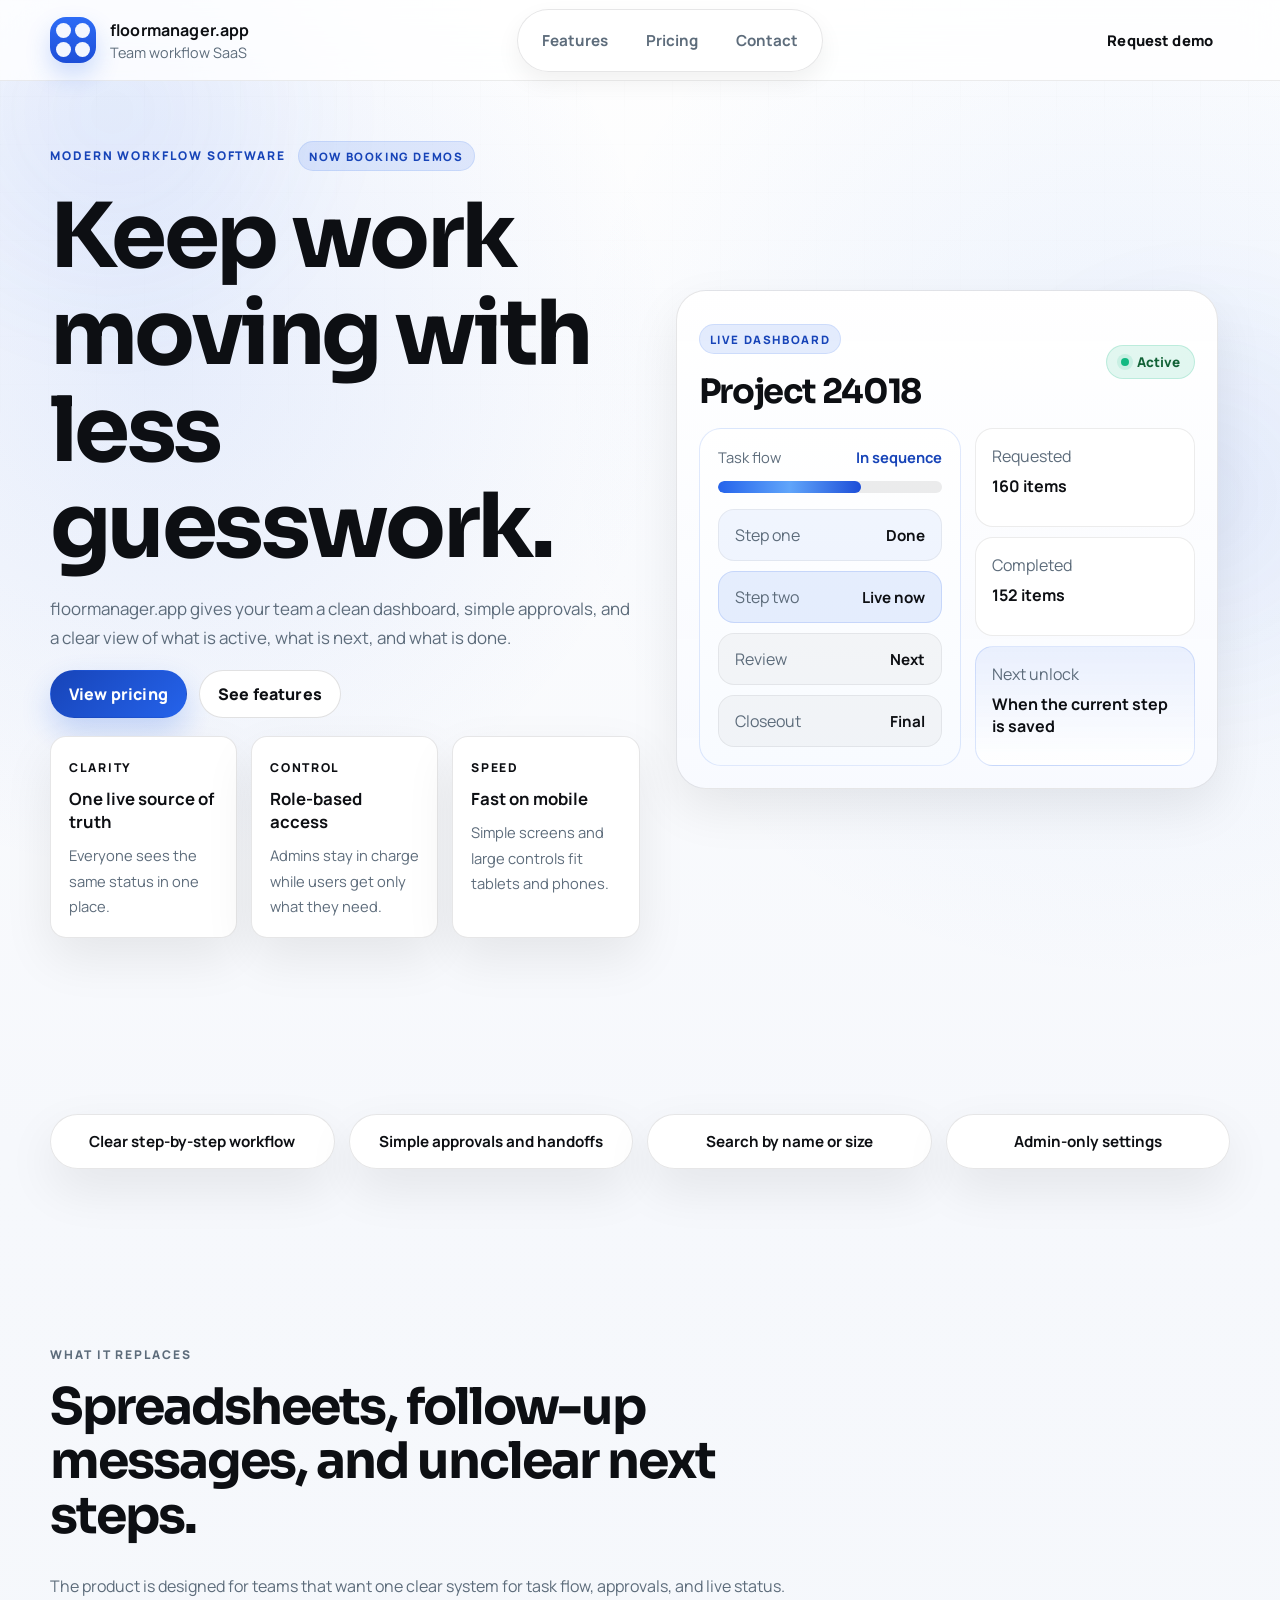
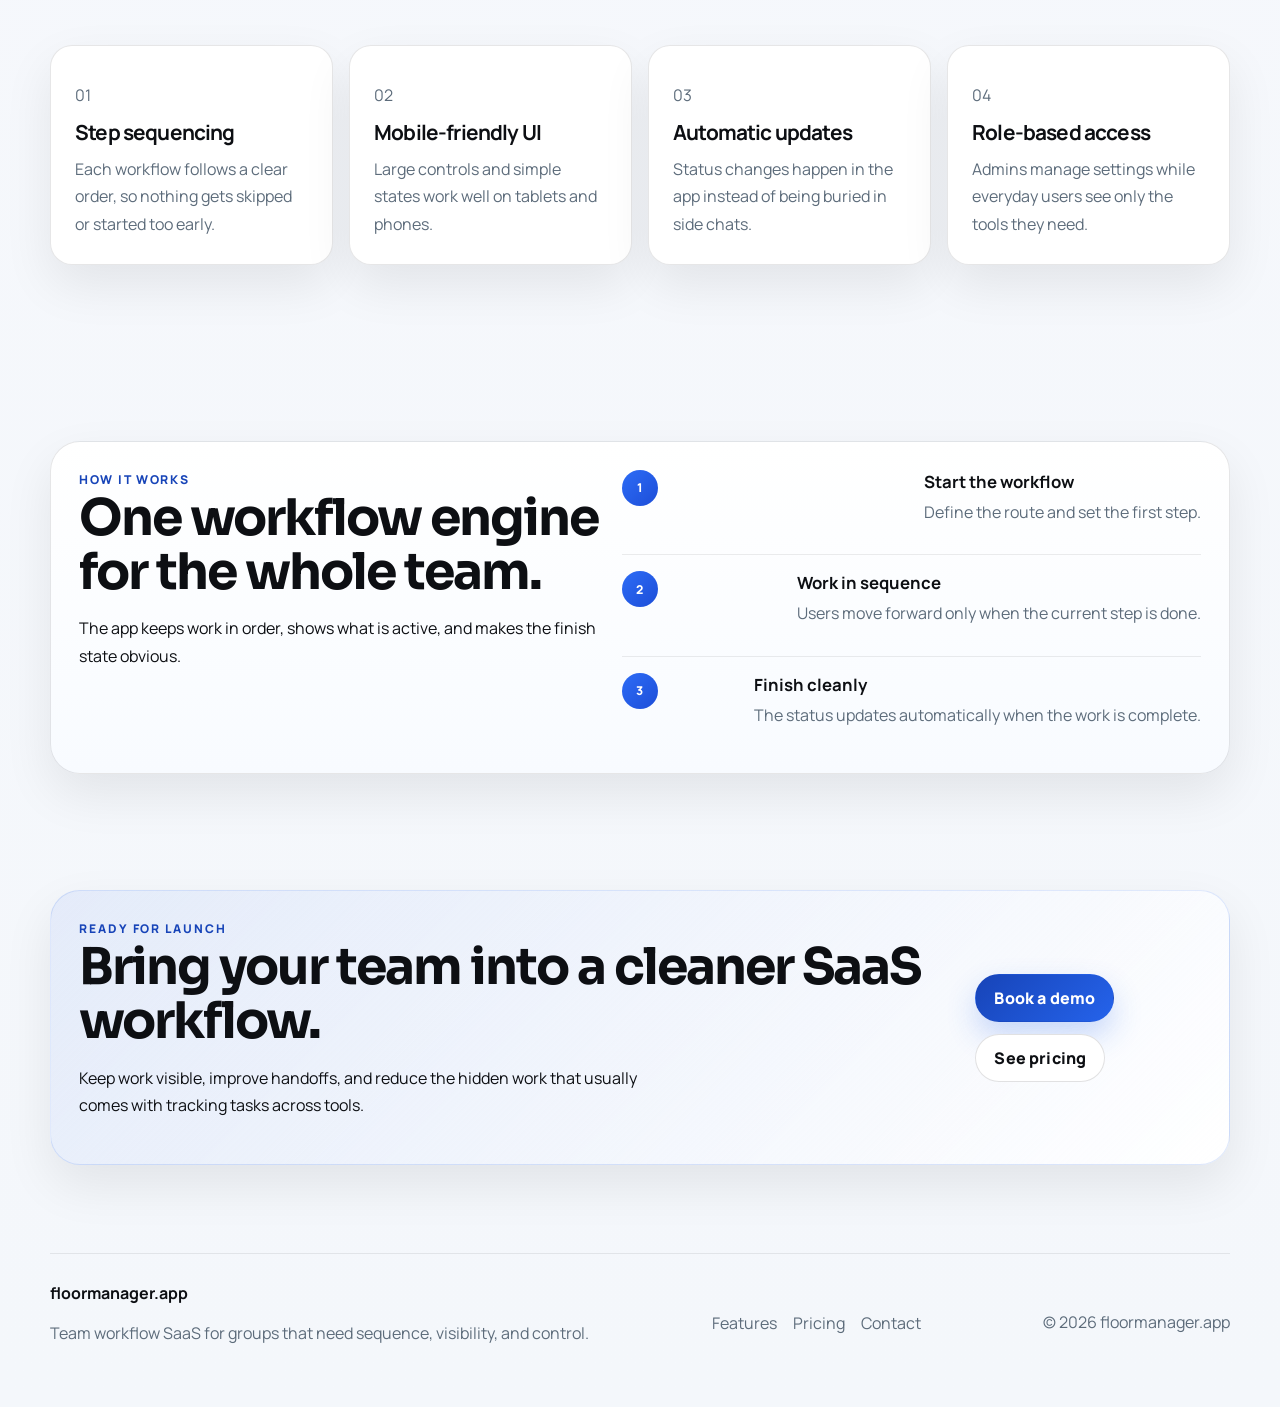
<file: index.html>
﻿<!doctype html>
<html lang="en">
  <head>
    <meta charset="utf-8" />
    <meta name="viewport" content="width=device-width, initial-scale=1" />
    <meta
      name="description"
      content="floormanager.app helps teams keep work organized with a clean SaaS dashboard, simple approvals, and clear status."
    />
    <meta name="theme-color" content="#07111f" />
    <title>floormanager.app | Team workflow SaaS</title>
    <script>
      document.documentElement.classList.add("js-enabled");
    </script>
    <link rel="preconnect" href="https://fonts.googleapis.com" />
    <link rel="preconnect" href="https://fonts.gstatic.com" crossorigin />
    <link
      href="https://fonts.googleapis.com/css2?family=Manrope:wght@400;500;600;700;800&family=Sora:wght@500;600;700;800&display=swap"
      rel="stylesheet"
    />
    <link rel="stylesheet" href="styles.css" />
    <script src="app.js" defer></script>
  </head>
  <body>
    <div class="ambient ambient-left" aria-hidden="true"></div>
    <div class="ambient ambient-right" aria-hidden="true"></div>

    <header class="site-header" data-open="false">
      <div class="container header-inner">
        <a class="brand" href="index.html" aria-label="floormanager.app home">
          <span class="brand-mark" aria-hidden="true">
            <span></span><span></span><span></span><span></span>
          </span>
          <span class="brand-copy">
            <strong>floormanager.app</strong>
            <span>Team workflow SaaS</span>
          </span>
        </a>

        <button class="nav-toggle" type="button" aria-expanded="false" aria-controls="site-nav">
          <span></span>
          <span></span>
          <span></span>
          <span class="sr-only">Toggle navigation</span>
        </button>

        <nav id="site-nav" class="nav-links" aria-label="Primary">
          <a href="features.html">Features</a>
          <a href="pricing.html">Pricing</a>
          <a href="contact.html">Contact</a>
        </nav>

        <a class="btn btn-small header-cta" href="contact.html">Request demo</a>
      </div>
    </header>

    <main>
      <section class="hero section">
        <div class="container hero-grid">
          <div class="hero-copy reveal">
            <div class="eyebrow-row">
              <p class="eyebrow">Modern workflow software</p>
              <span class="eyebrow-pill">Now booking demos</span>
            </div>
            <h1>Keep work moving with less guesswork.</h1>
            <p class="hero-text">
              floormanager.app gives your team a clean dashboard, simple approvals, and a clear view of what is
              active, what is next, and what is done.
            </p>

            <div class="hero-actions">
              <a class="btn btn-primary" href="pricing.html">View pricing</a>
              <a class="btn btn-secondary" href="features.html">See features</a>
            </div>

            <div class="hero-metrics">
              <article class="metric-card">
                <span>Clarity</span>
                <strong>One live source of truth</strong>
                <p>Everyone sees the same status in one place.</p>
              </article>
              <article class="metric-card">
                <span>Control</span>
                <strong>Role-based access</strong>
                <p>Admins stay in charge while users get only what they need.</p>
              </article>
              <article class="metric-card">
                <span>Speed</span>
                <strong>Fast on mobile</strong>
                <p>Simple screens and large controls fit tablets and phones.</p>
              </article>
            </div>
          </div>

          <div class="hero-panel reveal" aria-label="Product preview">
            <div class="dashboard-card">
              <div class="dashboard-top">
                <div>
                  <p class="panel-label">Live dashboard</p>
                  <h2>Project 24018</h2>
                </div>
                <span class="status-badge status-live">Active</span>
              </div>

              <div class="dashboard-grid">
                <div class="dashboard-main">
                  <div class="sequence-card">
                    <div class="sequence-head">
                      <span>Task flow</span>
                      <strong>In sequence</strong>
                    </div>
                    <div class="sequence-track" aria-hidden="true">
                      <span class="sequence-fill" style="width: 64%"></span>
                    </div>
                    <div class="sequence-list">
                      <div class="sequence-step done">
                        <span>Step one</span>
                        <strong>Done</strong>
                      </div>
                      <div class="sequence-step live">
                        <span>Step two</span>
                        <strong>Live now</strong>
                      </div>
                      <div class="sequence-step pending">
                        <span>Review</span>
                        <strong>Next</strong>
                      </div>
                      <div class="sequence-step pending">
                        <span>Closeout</span>
                        <strong>Final</strong>
                      </div>
                    </div>
                  </div>
                </div>

                <aside class="dashboard-side">
                  <div class="stack-card">
                    <span>Requested</span>
                    <strong>160 items</strong>
                  </div>
                  <div class="stack-card">
                    <span>Completed</span>
                    <strong>152 items</strong>
                  </div>
                  <div class="stack-card accent">
                    <span>Next unlock</span>
                    <strong>When the current step is saved</strong>
                  </div>
                </aside>
              </div>
            </div>
          </div>
        </div>
      </section>

      <section class="section trust-section">
        <div class="container trust-grid">
          <article class="trust-chip reveal">Clear step-by-step workflow</article>
          <article class="trust-chip reveal">Simple approvals and handoffs</article>
          <article class="trust-chip reveal">Search by name or size</article>
          <article class="trust-chip reveal">Admin-only settings</article>
        </div>
      </section>

      <section class="section">
        <div class="container">
          <div class="section-heading reveal">
            <p class="eyebrow">What it replaces</p>
            <h2>Spreadsheets, follow-up messages, and unclear next steps.</h2>
            <p>
              The product is designed for teams that want one clear system for task flow, approvals, and live status.
            </p>
          </div>

          <div class="feature-grid">
            <article class="feature-card reveal">
              <p class="feature-index">01</p>
              <h3>Step sequencing</h3>
              <p>Each workflow follows a clear order, so nothing gets skipped or started too early.</p>
            </article>
            <article class="feature-card reveal">
              <p class="feature-index">02</p>
              <h3>Mobile-friendly UI</h3>
              <p>Large controls and simple states work well on tablets and phones.</p>
            </article>
            <article class="feature-card reveal">
              <p class="feature-index">03</p>
              <h3>Automatic updates</h3>
              <p>Status changes happen in the app instead of being buried in side chats.</p>
            </article>
            <article class="feature-card reveal">
              <p class="feature-index">04</p>
              <h3>Role-based access</h3>
              <p>Admins manage settings while everyday users see only the tools they need.</p>
            </article>
          </div>
        </div>
      </section>

      <section class="section">
        <div class="container workflow-panel reveal">
          <div class="workflow-copy">
            <p class="eyebrow">How it works</p>
            <h2>One workflow engine for the whole team.</h2>
            <p>
              The app keeps work in order, shows what is active, and makes the finish state obvious.
            </p>
          </div>
          <div class="workflow-steps">
            <article class="workflow-step">
              <span>1</span>
              <div>
                <strong>Start the workflow</strong>
                <p>Define the route and set the first step.</p>
              </div>
            </article>
            <article class="workflow-step">
              <span>2</span>
              <div>
                <strong>Work in sequence</strong>
                <p>Users move forward only when the current step is done.</p>
              </div>
            </article>
            <article class="workflow-step">
              <span>3</span>
              <div>
                <strong>Finish cleanly</strong>
                <p>The status updates automatically when the work is complete.</p>
              </div>
            </article>
          </div>
        </div>
      </section>

      <section class="section cta-section">
        <div class="container cta-card reveal">
          <div>
            <p class="eyebrow">Ready for launch</p>
            <h2>Bring your team into a cleaner SaaS workflow.</h2>
            <p>
              Keep work visible, improve handoffs, and reduce the hidden work that usually comes with tracking tasks
              across tools.
            </p>
          </div>
          <div class="cta-actions">
            <a class="btn btn-primary" href="contact.html">Book a demo</a>
            <a class="btn btn-secondary" href="pricing.html">See pricing</a>
          </div>
        </div>
      </section>
    </main>

    <footer class="site-footer">
      <div class="container footer-inner">
        <div>
          <strong>floormanager.app</strong>
          <p>Team workflow SaaS for groups that need sequence, visibility, and control.</p>
        </div>
        <div class="footer-links">
          <a href="features.html">Features</a>
          <a href="pricing.html">Pricing</a>
          <a href="contact.html">Contact</a>
        </div>
        <p class="copyright">&copy; <span id="year"></span> floormanager.app</p>
      </div>
    </footer>
  </body>
</html>
</file>
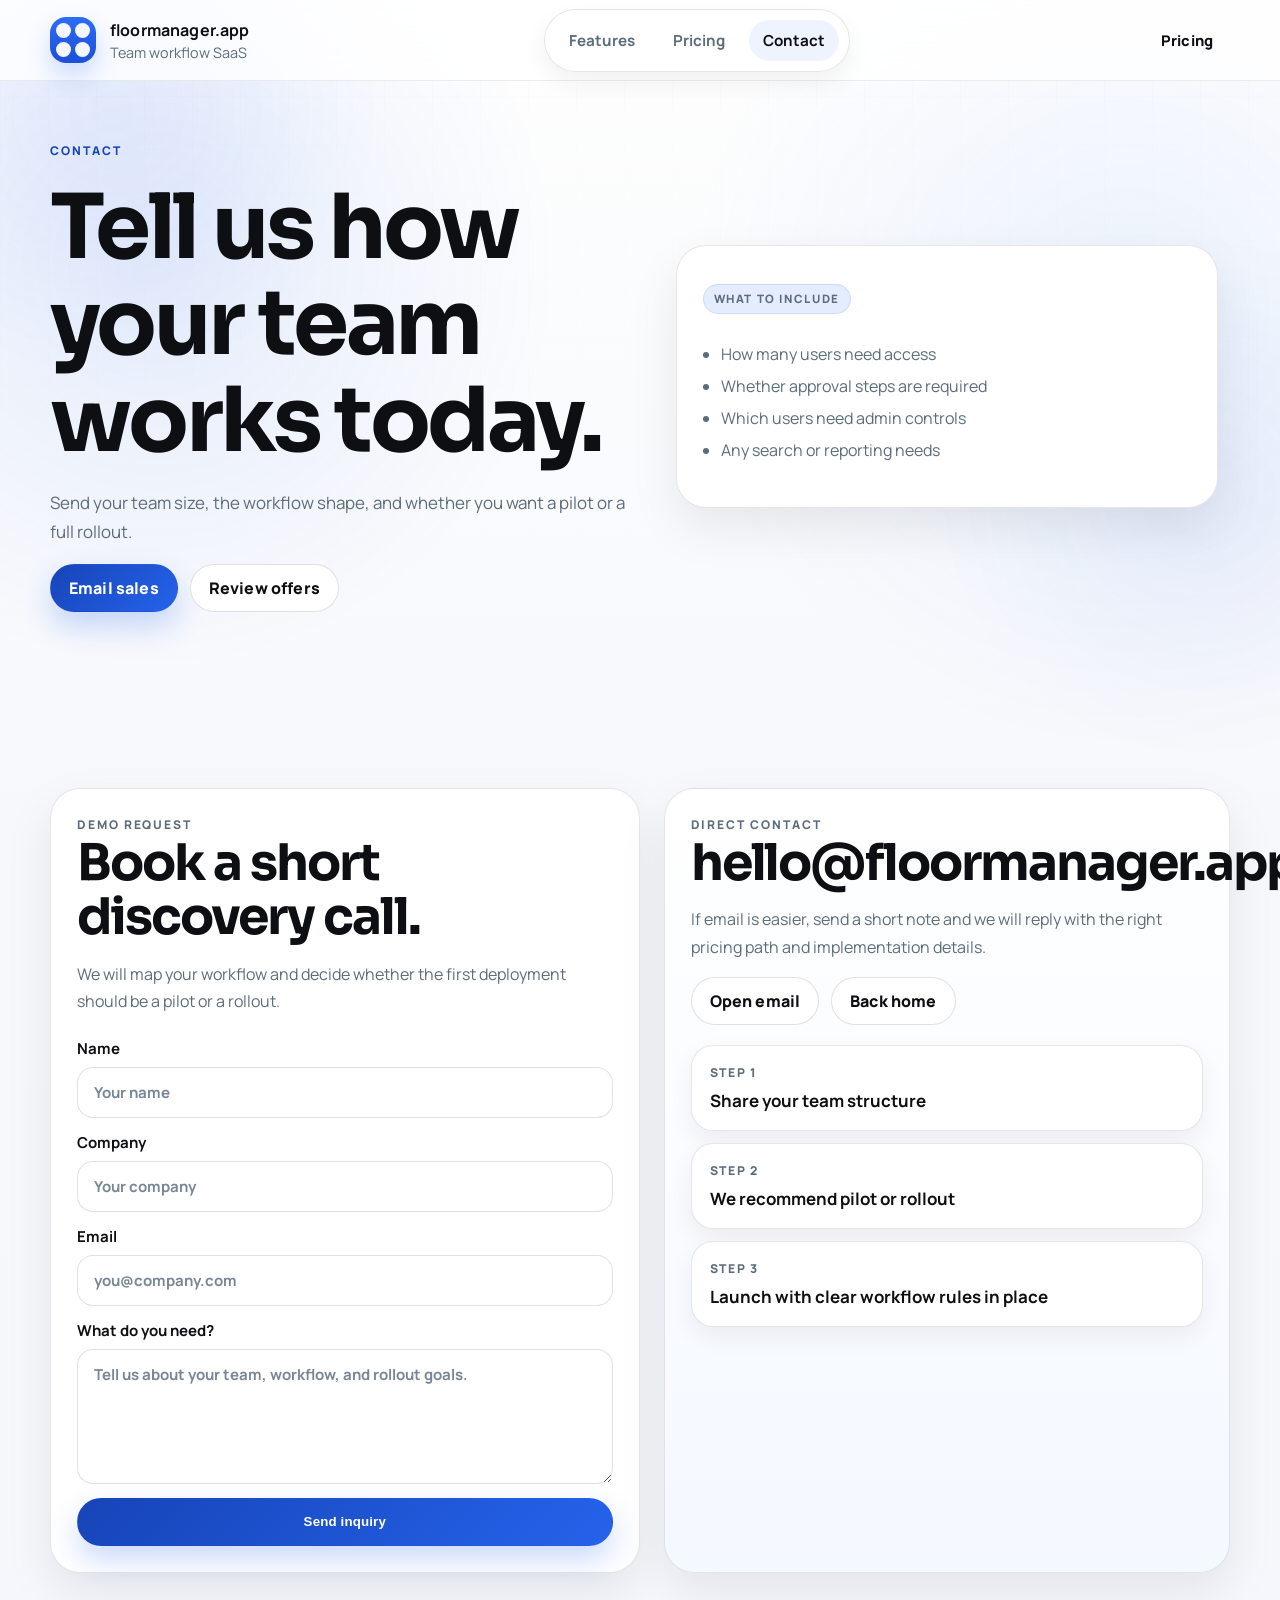
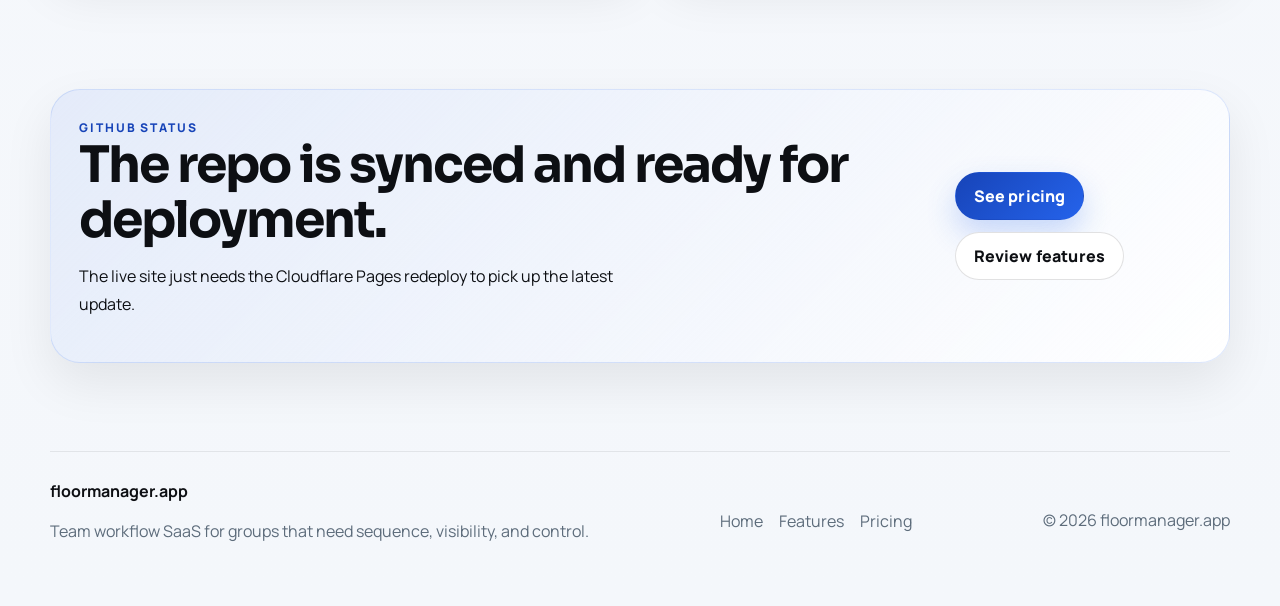
<file: contact.html>
﻿<!doctype html>
<html lang="en">
  <head>
    <meta charset="utf-8" />
    <meta name="viewport" content="width=device-width, initial-scale=1" />
    <meta
      name="description"
      content="Contact floormanager.app to request a demo, pilot, or rollout for your team."
    />
    <meta name="theme-color" content="#07111f" />
    <title>Contact | floormanager.app</title>
    <script>
      document.documentElement.classList.add("js-enabled");
    </script>
    <link rel="preconnect" href="https://fonts.googleapis.com" />
    <link rel="preconnect" href="https://fonts.gstatic.com" crossorigin />
    <link
      href="https://fonts.googleapis.com/css2?family=Manrope:wght@400;500;600;700;800&family=Sora:wght@500;600;700;800&display=swap"
      rel="stylesheet"
    />
    <link rel="stylesheet" href="styles.css" />
    <script src="app.js" defer></script>
  </head>
  <body>
    <div class="ambient ambient-left" aria-hidden="true"></div>
    <div class="ambient ambient-right" aria-hidden="true"></div>

    <header class="site-header" data-open="false">
      <div class="container header-inner">
        <a class="brand" href="index.html" aria-label="floormanager.app home">
          <span class="brand-mark" aria-hidden="true">
            <span></span><span></span><span></span><span></span>
          </span>
          <span class="brand-copy">
            <strong>floormanager.app</strong>
            <span>Team workflow SaaS</span>
          </span>
        </a>

        <button class="nav-toggle" type="button" aria-expanded="false" aria-controls="site-nav">
          <span></span>
          <span></span>
          <span></span>
          <span class="sr-only">Toggle navigation</span>
        </button>

        <nav id="site-nav" class="nav-links" aria-label="Primary">
          <a href="features.html">Features</a>
          <a href="pricing.html">Pricing</a>
          <a href="contact.html">Contact</a>
        </nav>

        <a class="btn btn-small header-cta" href="pricing.html">Pricing</a>
      </div>
    </header>

    <main>
      <section class="hero section hero-subpage">
        <div class="container subpage-grid">
          <div class="hero-copy reveal">
            <p class="eyebrow">Contact</p>
            <h1>Tell us how your team works today.</h1>
            <p class="hero-text">
              Send your team size, the workflow shape, and whether you want a pilot or a full rollout.
            </p>
            <div class="hero-actions">
              <a class="btn btn-primary" href="mailto:hello@floormanager.app?subject=floormanager.app%20demo%20request">
                Email sales
              </a>
              <a class="btn btn-secondary" href="pricing.html">Review offers</a>
            </div>
          </div>

          <div class="hero-panel reveal">
            <div class="info-card">
              <p class="panel-label">What to include</p>
              <ul class="contact-list">
                <li>How many users need access</li>
                <li>Whether approval steps are required</li>
                <li>Which users need admin controls</li>
                <li>Any search or reporting needs</li>
              </ul>
            </div>
          </div>
        </div>
      </section>

      <section class="section">
        <div class="container contact-grid">
          <article class="contact-card reveal">
            <p class="eyebrow">Demo request</p>
            <h2>Book a short discovery call.</h2>
            <p>We will map your workflow and decide whether the first deployment should be a pilot or a rollout.</p>

            <form class="lead-form" data-mailto="hello@floormanager.app" novalidate>
              <label>
                <span>Name</span>
                <input name="name" type="text" placeholder="Your name" autocomplete="name" />
              </label>
              <label>
                <span>Company</span>
                <input name="company" type="text" placeholder="Your company" autocomplete="organization" />
              </label>
              <label>
                <span>Email</span>
                <input name="email" type="email" placeholder="you@company.com" autocomplete="email" />
              </label>
              <label>
                <span>What do you need?</span>
                <textarea
                  name="message"
                  rows="5"
                  placeholder="Tell us about your team, workflow, and rollout goals."
                ></textarea>
              </label>
              <button class="btn btn-primary btn-full" type="submit">Send inquiry</button>
            </form>
          </article>

          <aside class="contact-card contact-card-alt reveal">
            <p class="eyebrow">Direct contact</p>
            <h2>hello@floormanager.app</h2>
            <p>If email is easier, send a short note and we will reply with the right pricing path and implementation details.</p>
            <div class="contact-actions">
              <a class="btn btn-secondary" href="mailto:hello@floormanager.app">Open email</a>
              <a class="btn btn-secondary" href="index.html">Back home</a>
            </div>
            <div class="contact-steps">
              <article class="mini-stat">
                <span>Step 1</span>
                <strong>Share your team structure</strong>
              </article>
              <article class="mini-stat">
                <span>Step 2</span>
                <strong>We recommend pilot or rollout</strong>
              </article>
              <article class="mini-stat">
                <span>Step 3</span>
                <strong>Launch with clear workflow rules in place</strong>
              </article>
            </div>
          </aside>
        </div>
      </section>

      <section class="section cta-section">
        <div class="container cta-card reveal">
          <div>
            <p class="eyebrow">GitHub status</p>
            <h2>The repo is synced and ready for deployment.</h2>
            <p>The live site just needs the Cloudflare Pages redeploy to pick up the latest update.</p>
          </div>
          <div class="cta-actions">
            <a class="btn btn-primary" href="pricing.html">See pricing</a>
            <a class="btn btn-secondary" href="features.html">Review features</a>
          </div>
        </div>
      </section>
    </main>

    <footer class="site-footer">
      <div class="container footer-inner">
        <div>
          <strong>floormanager.app</strong>
          <p>Team workflow SaaS for groups that need sequence, visibility, and control.</p>
        </div>
        <div class="footer-links">
          <a href="index.html">Home</a>
          <a href="features.html">Features</a>
          <a href="pricing.html">Pricing</a>
        </div>
        <p class="copyright">&copy; <span id="year"></span> floormanager.app</p>
      </div>
    </footer>
  </body>
</html>
</file>
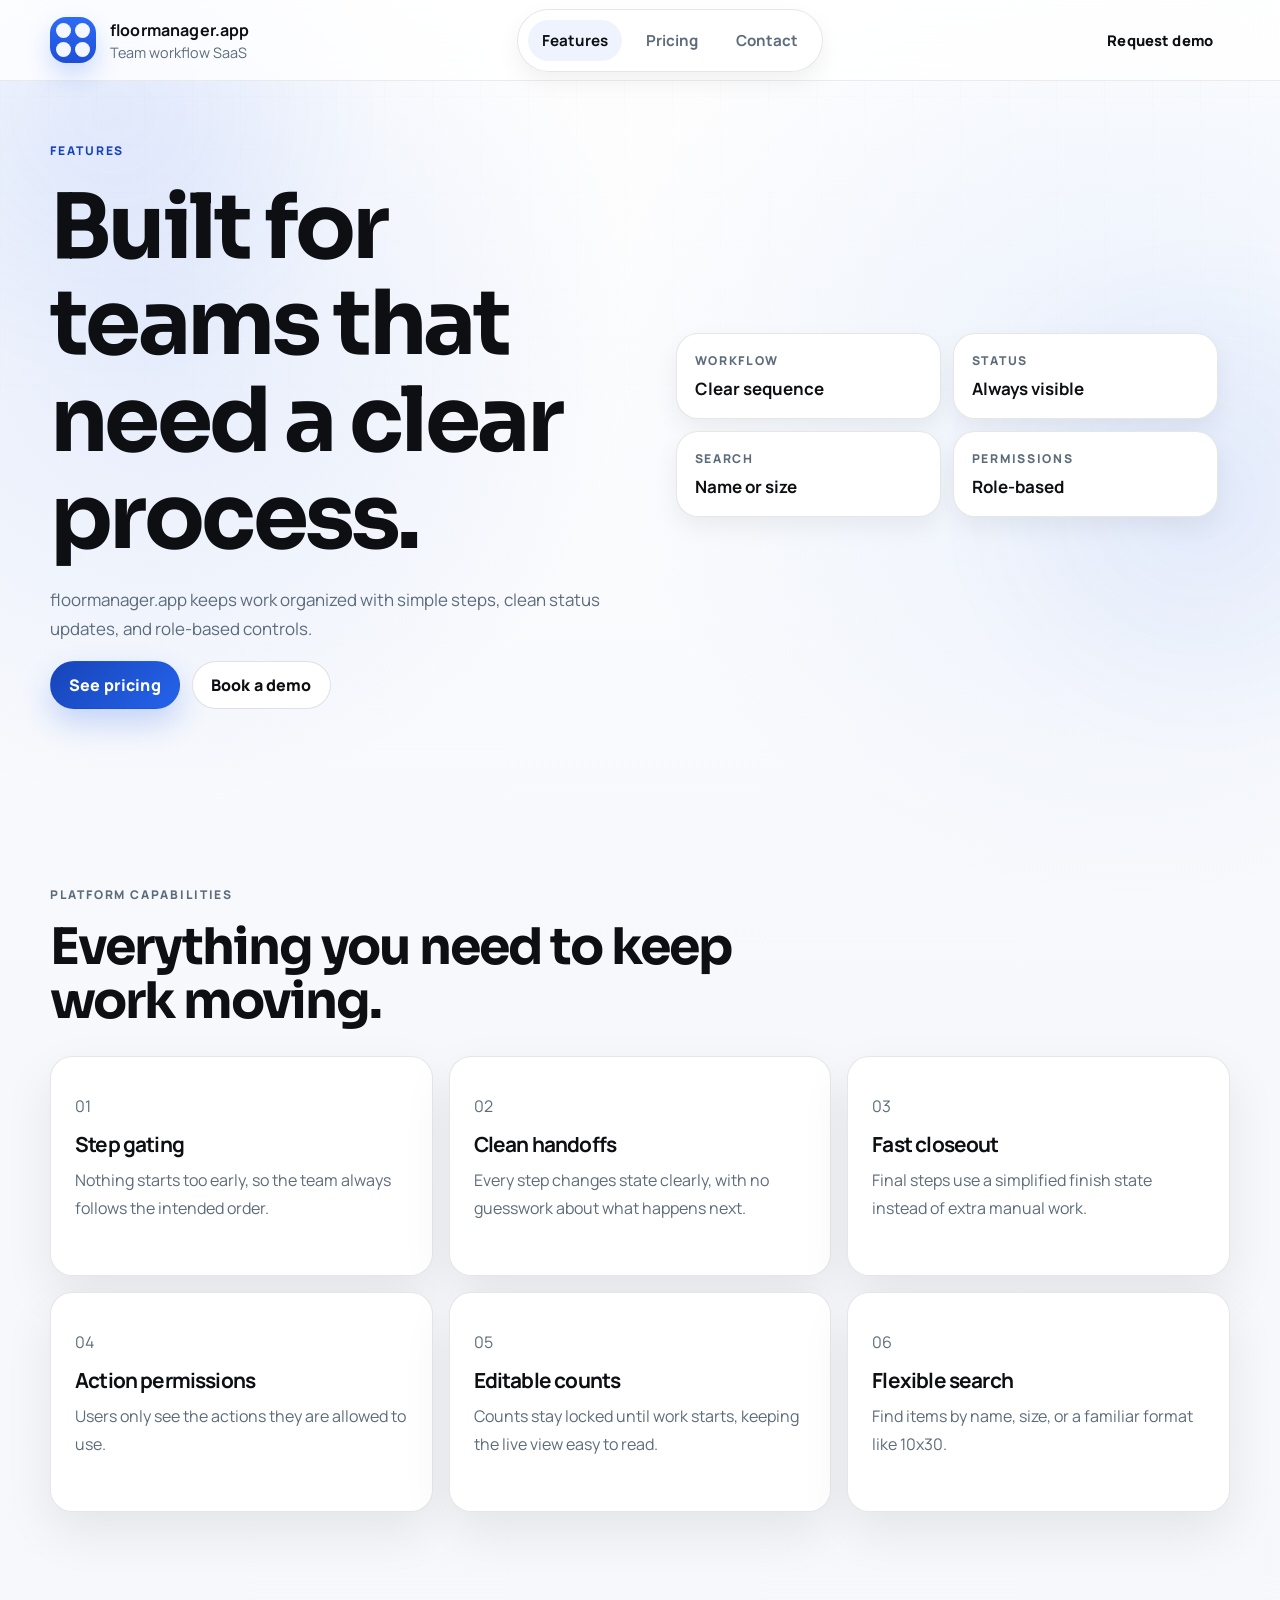
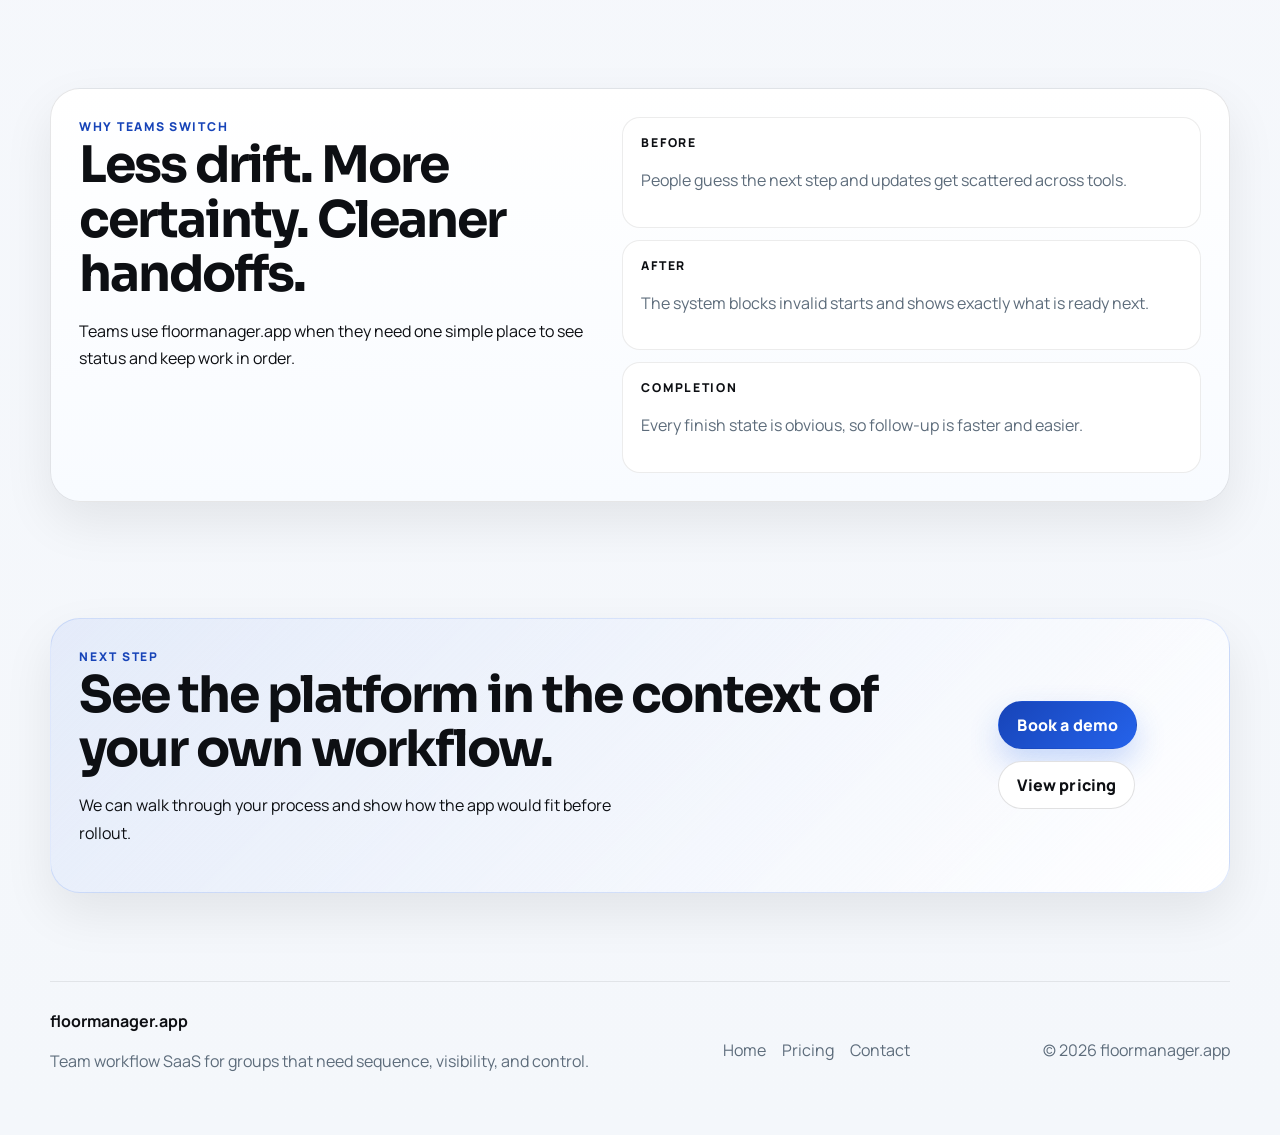
<file: features.html>
﻿<!doctype html>
<html lang="en">
  <head>
    <meta charset="utf-8" />
    <meta name="viewport" content="width=device-width, initial-scale=1" />
    <meta
      name="description"
      content="Explore floormanager.app features: workflow sequencing, role-based access, live status updates, and flexible search."
    />
    <meta name="theme-color" content="#07111f" />
    <title>Features | floormanager.app</title>
    <script>
      document.documentElement.classList.add("js-enabled");
    </script>
    <link rel="preconnect" href="https://fonts.googleapis.com" />
    <link rel="preconnect" href="https://fonts.gstatic.com" crossorigin />
    <link
      href="https://fonts.googleapis.com/css2?family=Manrope:wght@400;500;600;700;800&family=Sora:wght@500;600;700;800&display=swap"
      rel="stylesheet"
    />
    <link rel="stylesheet" href="styles.css" />
    <script src="app.js" defer></script>
  </head>
  <body>
    <div class="ambient ambient-left" aria-hidden="true"></div>
    <div class="ambient ambient-right" aria-hidden="true"></div>

    <header class="site-header" data-open="false">
      <div class="container header-inner">
        <a class="brand" href="index.html" aria-label="floormanager.app home">
          <span class="brand-mark" aria-hidden="true">
            <span></span><span></span><span></span><span></span>
          </span>
          <span class="brand-copy">
            <strong>floormanager.app</strong>
            <span>Team workflow SaaS</span>
          </span>
        </a>

        <button class="nav-toggle" type="button" aria-expanded="false" aria-controls="site-nav">
          <span></span>
          <span></span>
          <span></span>
          <span class="sr-only">Toggle navigation</span>
        </button>

        <nav id="site-nav" class="nav-links" aria-label="Primary">
          <a href="features.html">Features</a>
          <a href="pricing.html">Pricing</a>
          <a href="contact.html">Contact</a>
        </nav>

        <a class="btn btn-small header-cta" href="contact.html">Request demo</a>
      </div>
    </header>

    <main>
      <section class="hero section hero-subpage">
        <div class="container subpage-grid">
          <div class="hero-copy reveal">
            <p class="eyebrow">Features</p>
            <h1>Built for teams that need a clear process.</h1>
            <p class="hero-text">
              floormanager.app keeps work organized with simple steps, clean status updates, and role-based controls.
            </p>
            <div class="hero-actions">
              <a class="btn btn-primary" href="pricing.html">See pricing</a>
              <a class="btn btn-secondary" href="contact.html">Book a demo</a>
            </div>
          </div>

          <div class="hero-panel reveal">
            <div class="mini-grid">
              <article class="mini-stat">
                <span>Workflow</span>
                <strong>Clear sequence</strong>
              </article>
              <article class="mini-stat">
                <span>Status</span>
                <strong>Always visible</strong>
              </article>
              <article class="mini-stat">
                <span>Search</span>
                <strong>Name or size</strong>
              </article>
              <article class="mini-stat">
                <span>Permissions</span>
                <strong>Role-based</strong>
              </article>
            </div>
          </div>
        </div>
      </section>

      <section class="section">
        <div class="container">
          <div class="section-heading reveal">
            <p class="eyebrow">Platform capabilities</p>
            <h2>Everything you need to keep work moving.</h2>
          </div>

          <div class="feature-grid feature-grid-wide">
            <article class="feature-card reveal">
              <p class="feature-index">01</p>
              <h3>Step gating</h3>
              <p>Nothing starts too early, so the team always follows the intended order.</p>
            </article>
            <article class="feature-card reveal">
              <p class="feature-index">02</p>
              <h3>Clean handoffs</h3>
              <p>Every step changes state clearly, with no guesswork about what happens next.</p>
            </article>
            <article class="feature-card reveal">
              <p class="feature-index">03</p>
              <h3>Fast closeout</h3>
              <p>Final steps use a simplified finish state instead of extra manual work.</p>
            </article>
            <article class="feature-card reveal">
              <p class="feature-index">04</p>
              <h3>Action permissions</h3>
              <p>Users only see the actions they are allowed to use.</p>
            </article>
            <article class="feature-card reveal">
              <p class="feature-index">05</p>
              <h3>Editable counts</h3>
              <p>Counts stay locked until work starts, keeping the live view easy to read.</p>
            </article>
            <article class="feature-card reveal">
              <p class="feature-index">06</p>
              <h3>Flexible search</h3>
              <p>Find items by name, size, or a familiar format like 10x30.</p>
            </article>
          </div>
        </div>
      </section>

      <section class="section">
        <div class="container workflow-panel reveal">
          <div class="workflow-copy">
            <p class="eyebrow">Why teams switch</p>
            <h2>Less drift. More certainty. Cleaner handoffs.</h2>
            <p>
              Teams use floormanager.app when they need one simple place to see status and keep work in order.
            </p>
          </div>
          <div class="comparison-list">
            <article class="comparison-item">
              <strong>Before</strong>
              <p>People guess the next step and updates get scattered across tools.</p>
            </article>
            <article class="comparison-item">
              <strong>After</strong>
              <p>The system blocks invalid starts and shows exactly what is ready next.</p>
            </article>
            <article class="comparison-item">
              <strong>Completion</strong>
              <p>Every finish state is obvious, so follow-up is faster and easier.</p>
            </article>
          </div>
        </div>
      </section>

      <section class="section cta-section">
        <div class="container cta-card reveal">
          <div>
            <p class="eyebrow">Next step</p>
            <h2>See the platform in the context of your own workflow.</h2>
            <p>We can walk through your process and show how the app would fit before rollout.</p>
          </div>
          <div class="cta-actions">
            <a class="btn btn-primary" href="contact.html">Book a demo</a>
            <a class="btn btn-secondary" href="pricing.html">View pricing</a>
          </div>
        </div>
      </section>
    </main>

    <footer class="site-footer">
      <div class="container footer-inner">
        <div>
          <strong>floormanager.app</strong>
          <p>Team workflow SaaS for groups that need sequence, visibility, and control.</p>
        </div>
        <div class="footer-links">
          <a href="index.html">Home</a>
          <a href="pricing.html">Pricing</a>
          <a href="contact.html">Contact</a>
        </div>
        <p class="copyright">&copy; <span id="year"></span> floormanager.app</p>
      </div>
    </footer>
  </body>
</html>
</file>
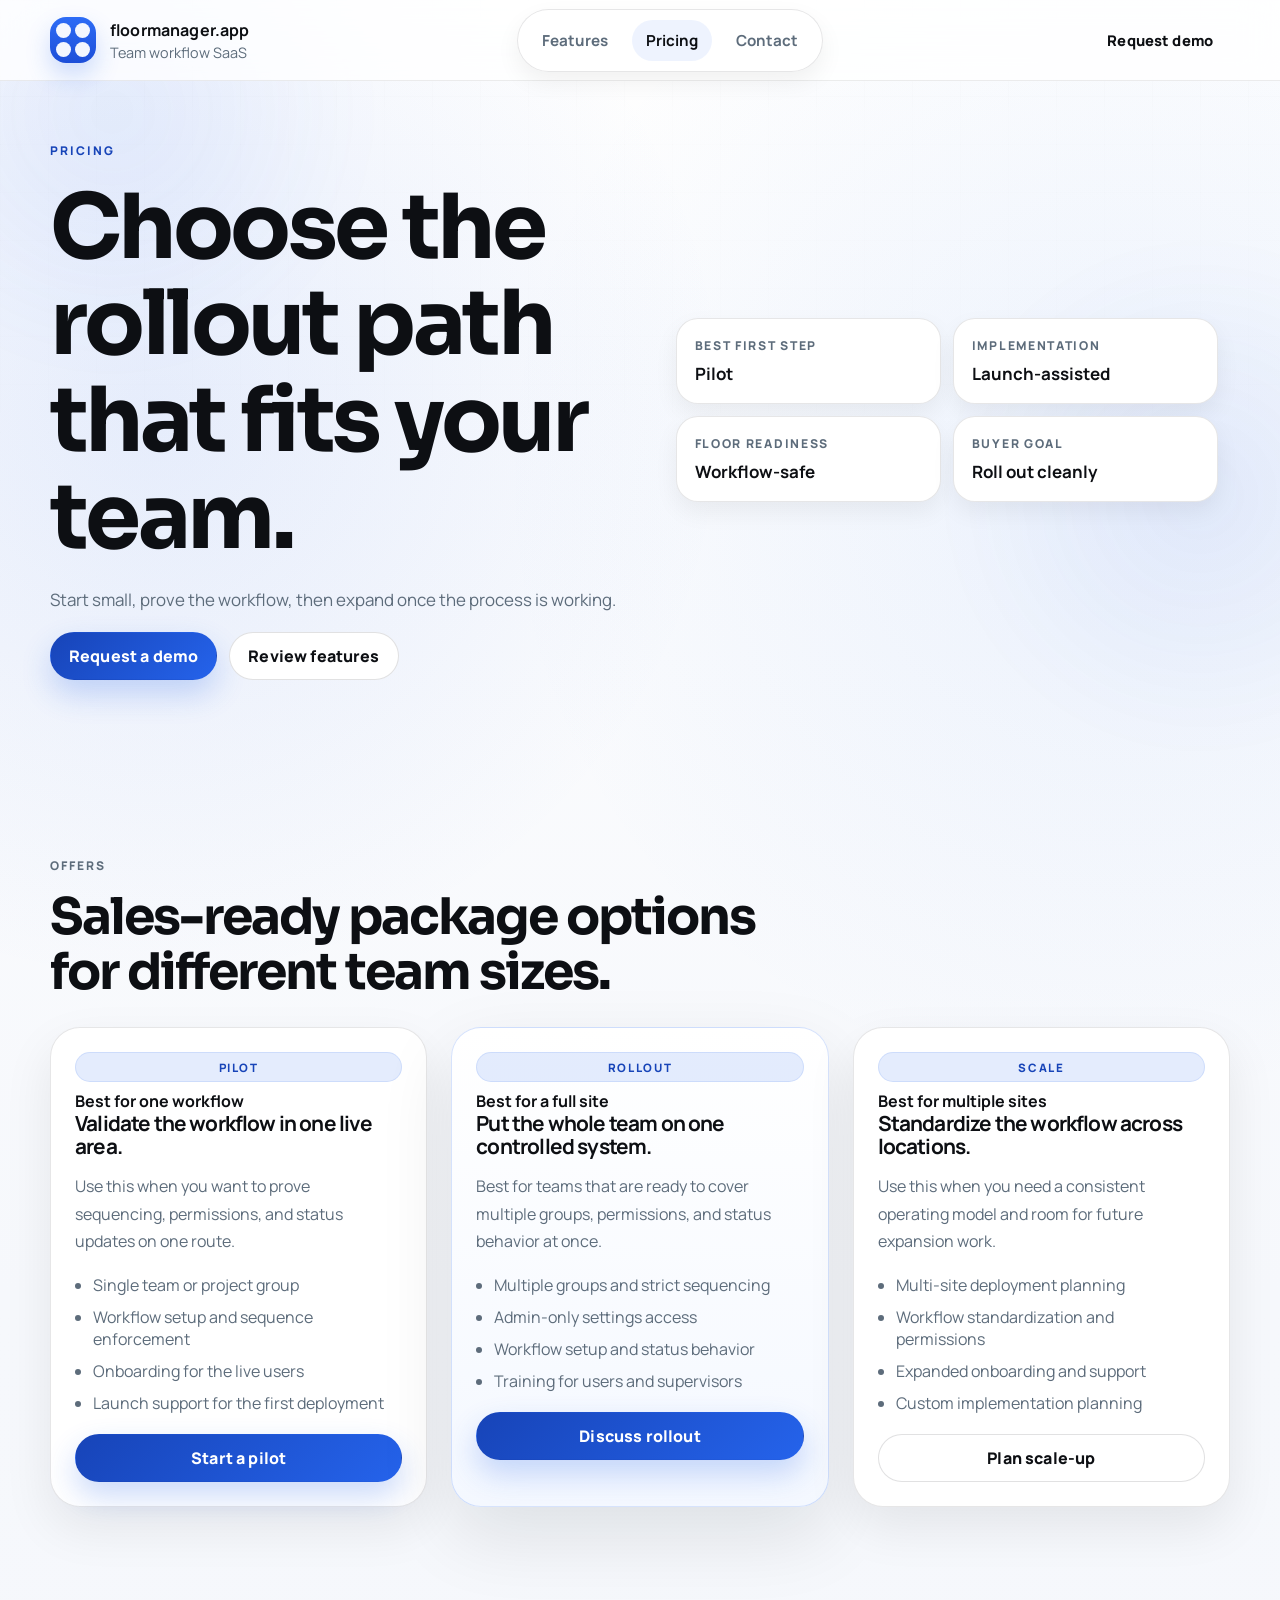
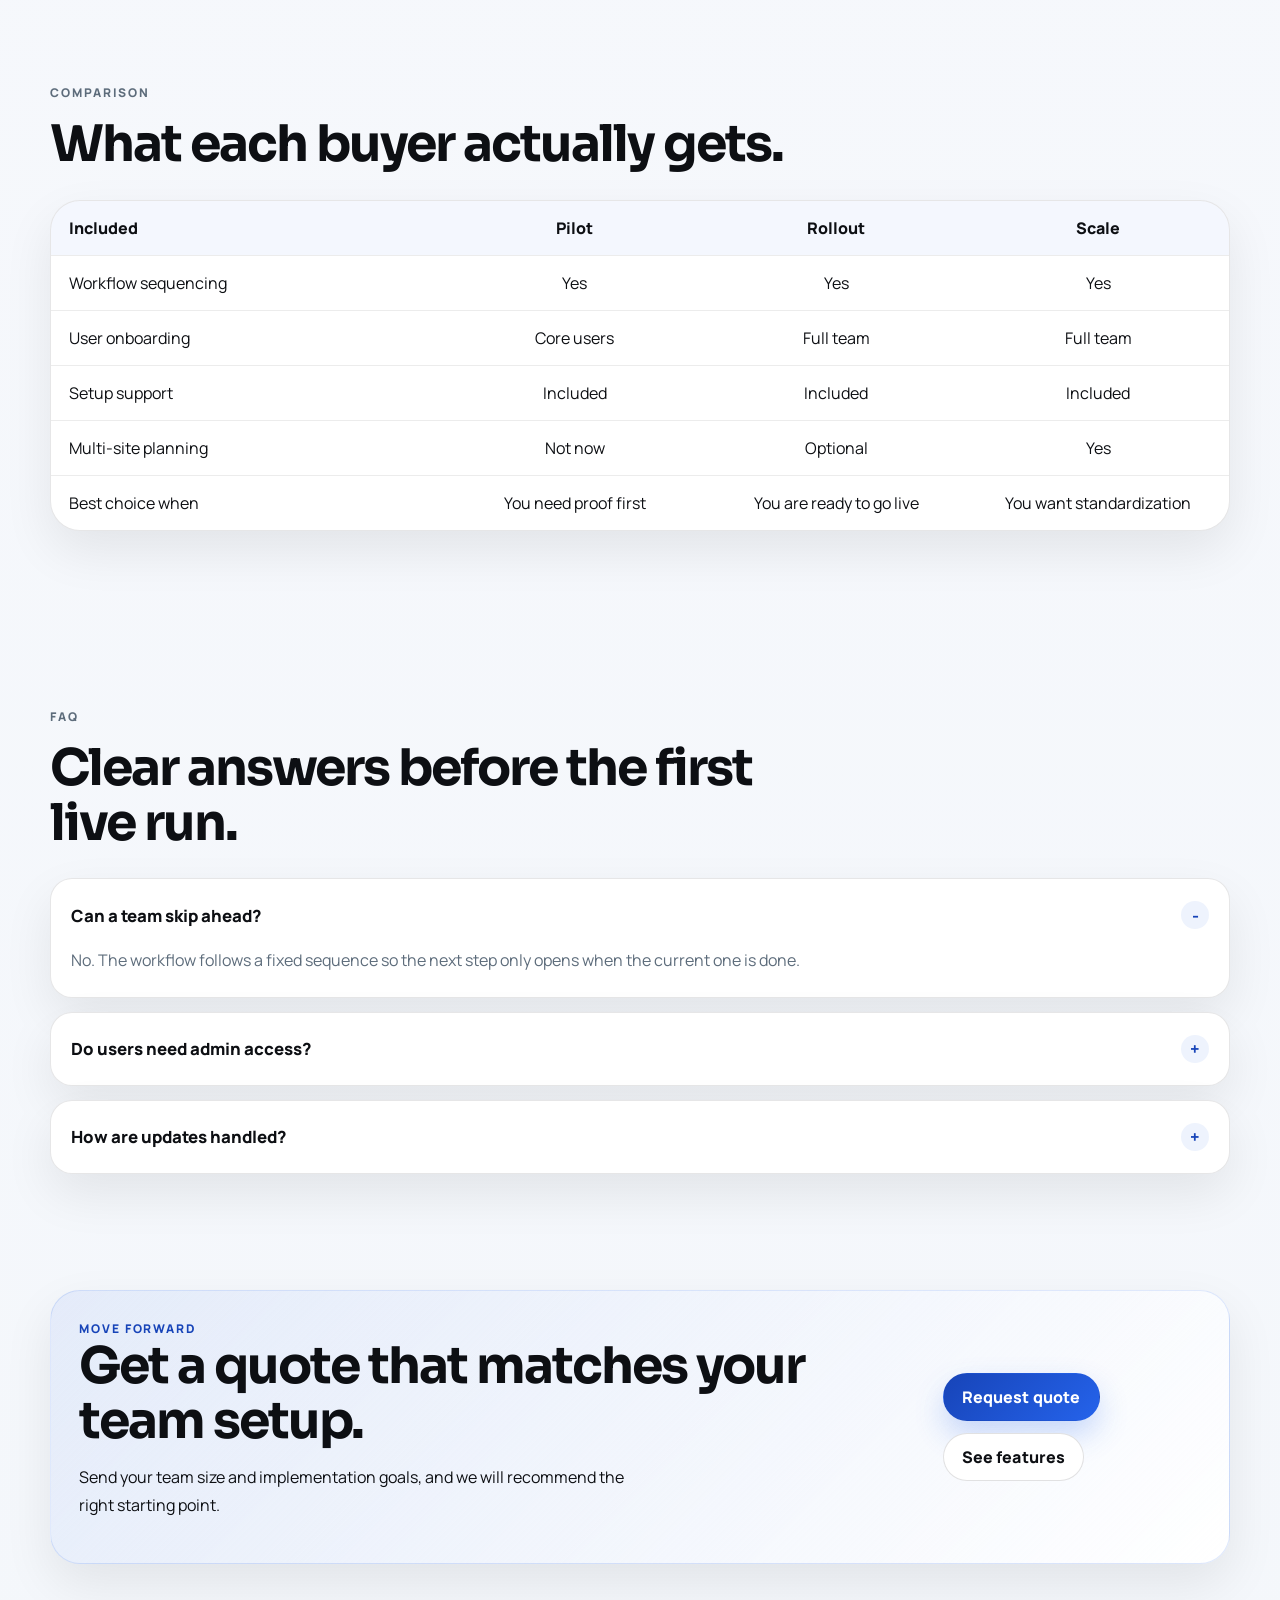
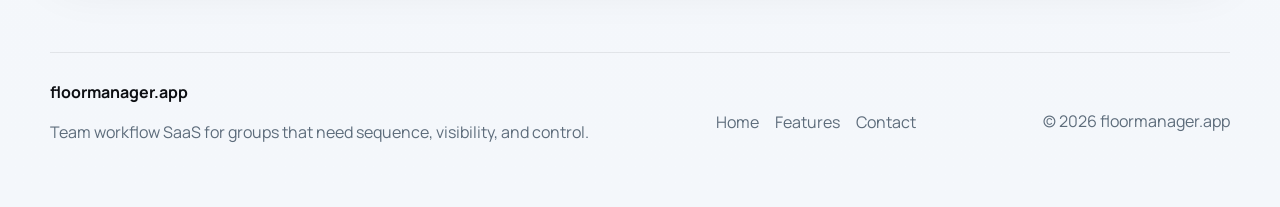
<file: pricing.html>
﻿<!doctype html>
<html lang="en">
  <head>
    <meta charset="utf-8" />
    <meta name="viewport" content="width=device-width, initial-scale=1" />
    <meta
      name="description"
      content="Pricing for floormanager.app: pilot, rollout, and scale paths for teams that want cleaner workflows."
    />
    <meta name="theme-color" content="#07111f" />
    <title>Pricing | floormanager.app</title>
    <script>
      document.documentElement.classList.add("js-enabled");
    </script>
    <link rel="preconnect" href="https://fonts.googleapis.com" />
    <link rel="preconnect" href="https://fonts.gstatic.com" crossorigin />
    <link
      href="https://fonts.googleapis.com/css2?family=Manrope:wght@400;500;600;700;800&family=Sora:wght@500;600;700;800&display=swap"
      rel="stylesheet"
    />
    <link rel="stylesheet" href="styles.css" />
    <script src="app.js" defer></script>
  </head>
  <body>
    <div class="ambient ambient-left" aria-hidden="true"></div>
    <div class="ambient ambient-right" aria-hidden="true"></div>

    <header class="site-header" data-open="false">
      <div class="container header-inner">
        <a class="brand" href="index.html" aria-label="floormanager.app home">
          <span class="brand-mark" aria-hidden="true">
            <span></span><span></span><span></span><span></span>
          </span>
          <span class="brand-copy">
            <strong>floormanager.app</strong>
            <span>Team workflow SaaS</span>
          </span>
        </a>

        <button class="nav-toggle" type="button" aria-expanded="false" aria-controls="site-nav">
          <span></span>
          <span></span>
          <span></span>
          <span class="sr-only">Toggle navigation</span>
        </button>

        <nav id="site-nav" class="nav-links" aria-label="Primary">
          <a href="features.html">Features</a>
          <a href="pricing.html">Pricing</a>
          <a href="contact.html">Contact</a>
        </nav>

        <a class="btn btn-small header-cta" href="contact.html">Request demo</a>
      </div>
    </header>

    <main>
      <section class="hero section hero-subpage">
        <div class="container subpage-grid">
          <div class="hero-copy reveal">
            <p class="eyebrow">Pricing</p>
            <h1>Choose the rollout path that fits your team.</h1>
            <p class="hero-text">
              Start small, prove the workflow, then expand once the process is working.
            </p>
            <div class="hero-actions">
              <a class="btn btn-primary" href="contact.html">Request a demo</a>
              <a class="btn btn-secondary" href="features.html">Review features</a>
            </div>
          </div>

          <div class="hero-panel reveal">
            <div class="mini-grid">
              <article class="mini-stat">
                <span>Best first step</span>
                <strong>Pilot</strong>
              </article>
              <article class="mini-stat">
                <span>Implementation</span>
                <strong>Launch-assisted</strong>
              </article>
              <article class="mini-stat">
                <span>Floor readiness</span>
                <strong>Workflow-safe</strong>
              </article>
              <article class="mini-stat">
                <span>Buyer goal</span>
                <strong>Roll out cleanly</strong>
              </article>
            </div>
          </div>
        </div>
      </section>

      <section class="section">
        <div class="container">
          <div class="section-heading reveal">
            <p class="eyebrow">Offers</p>
            <h2>Sales-ready package options for different team sizes.</h2>
          </div>

          <div class="pricing-grid">
            <article class="price-card reveal">
              <div class="price-card-top">
                <span class="price-label">Pilot</span>
                <strong>Best for one workflow</strong>
              </div>
              <h3>Validate the workflow in one live area.</h3>
              <p>Use this when you want to prove sequencing, permissions, and status updates on one route.</p>
              <ul>
                <li>Single team or project group</li>
                <li>Workflow setup and sequence enforcement</li>
                <li>Onboarding for the live users</li>
                <li>Launch support for the first deployment</li>
              </ul>
              <a class="btn btn-primary btn-full" href="contact.html">Start a pilot</a>
            </article>

            <article class="price-card price-card-featured reveal">
              <div class="price-card-top">
                <span class="price-label">Rollout</span>
                <strong>Best for a full site</strong>
              </div>
              <h3>Put the whole team on one controlled system.</h3>
              <p>Best for teams that are ready to cover multiple groups, permissions, and status behavior at once.</p>
              <ul>
                <li>Multiple groups and strict sequencing</li>
                <li>Admin-only settings access</li>
                <li>Workflow setup and status behavior</li>
                <li>Training for users and supervisors</li>
              </ul>
              <a class="btn btn-primary btn-full" href="contact.html">Discuss rollout</a>
            </article>

            <article class="price-card reveal">
              <div class="price-card-top">
                <span class="price-label">Scale</span>
                <strong>Best for multiple sites</strong>
              </div>
              <h3>Standardize the workflow across locations.</h3>
              <p>Use this when you need a consistent operating model and room for future expansion work.</p>
              <ul>
                <li>Multi-site deployment planning</li>
                <li>Workflow standardization and permissions</li>
                <li>Expanded onboarding and support</li>
                <li>Custom implementation planning</li>
              </ul>
              <a class="btn btn-secondary btn-full" href="contact.html">Plan scale-up</a>
            </article>
          </div>
        </div>
      </section>

      <section class="section">
        <div class="container">
          <div class="section-heading reveal">
            <p class="eyebrow">Comparison</p>
            <h2>What each buyer actually gets.</h2>
          </div>

          <div class="pricing-table reveal">
            <div class="pricing-row pricing-row-head">
              <span>Included</span>
              <span>Pilot</span>
              <span>Rollout</span>
              <span>Scale</span>
            </div>
            <div class="pricing-row">
              <span>Workflow sequencing</span>
              <span>Yes</span>
              <span>Yes</span>
              <span>Yes</span>
            </div>
            <div class="pricing-row">
              <span>User onboarding</span>
              <span>Core users</span>
              <span>Full team</span>
              <span>Full team</span>
            </div>
            <div class="pricing-row">
              <span>Setup support</span>
              <span>Included</span>
              <span>Included</span>
              <span>Included</span>
            </div>
            <div class="pricing-row">
              <span>Multi-site planning</span>
              <span>Not now</span>
              <span>Optional</span>
              <span>Yes</span>
            </div>
            <div class="pricing-row">
              <span>Best choice when</span>
              <span>You need proof first</span>
              <span>You are ready to go live</span>
              <span>You want standardization</span>
            </div>
          </div>
        </div>
      </section>

      <section class="section faq-section">
        <div class="container">
          <div class="section-heading reveal">
            <p class="eyebrow">FAQ</p>
            <h2>Clear answers before the first live run.</h2>
          </div>

          <div class="faq-list">
            <details class="faq-item reveal" open>
              <summary>Can a team skip ahead?</summary>
              <p>No. The workflow follows a fixed sequence so the next step only opens when the current one is done.</p>
            </details>
            <details class="faq-item reveal">
              <summary>Do users need admin access?</summary>
              <p>No. Settings stay admin-only while regular users get only the permissions they need.</p>
            </details>
            <details class="faq-item reveal">
              <summary>How are updates handled?</summary>
              <p>Status changes happen automatically when the workflow is completed.</p>
            </details>
          </div>
        </div>
      </section>

      <section class="section cta-section">
        <div class="container cta-card reveal">
          <div>
            <p class="eyebrow">Move forward</p>
            <h2>Get a quote that matches your team setup.</h2>
            <p>Send your team size and implementation goals, and we will recommend the right starting point.</p>
          </div>
          <div class="cta-actions">
            <a class="btn btn-primary" href="contact.html">Request quote</a>
            <a class="btn btn-secondary" href="features.html">See features</a>
          </div>
        </div>
      </section>
    </main>

    <footer class="site-footer">
      <div class="container footer-inner">
        <div>
          <strong>floormanager.app</strong>
          <p>Team workflow SaaS for groups that need sequence, visibility, and control.</p>
        </div>
        <div class="footer-links">
          <a href="index.html">Home</a>
          <a href="features.html">Features</a>
          <a href="contact.html">Contact</a>
        </div>
        <p class="copyright">&copy; <span id="year"></span> floormanager.app</p>
      </div>
    </footer>
  </body>
</html>
</file>
<file: styles.css>
﻿:root {
  color-scheme: light;
  --bg: #f6f8fc;
  --bg-alt: #eef4ff;
  --surface: rgba(255, 255, 255, 0.88);
  --surface-strong: #ffffff;
  --card: #ffffff;
  --ink: #0d0f13;
  --muted: #5d6c7b;
  --line: rgba(13, 15, 19, 0.1);
  --line-strong: rgba(13, 15, 19, 0.16);
  --accent: #2563eb;
  --accent-strong: #1744b8;
  --accent-2: #1d4ed8;
  --accent-soft: rgba(37, 99, 235, 0.12);
  --accent-soft-2: rgba(37, 99, 235, 0.08);
  --shadow: 0 20px 50px rgba(13, 15, 19, 0.08);
  --shadow-soft: 0 10px 24px rgba(13, 15, 19, 0.06);
  --radius-xl: 30px;
  --radius-lg: 22px;
  --radius-md: 16px;
  --radius-sm: 12px;
  --container: min(1180px, calc(100% - 32px));
}
*,
*::before,
*::after {
  box-sizing: border-box;
}

html {
  scroll-behavior: smooth;
}

body {
  margin: 0;
  min-height: 100vh;
  overflow-x: hidden;
  font-family: "Manrope", "Segoe UI", sans-serif;
  color: var(--ink);
  background:
    radial-gradient(circle at 12% 12%, rgba(37, 99, 235, 0.1), transparent 18%),
    radial-gradient(circle at 88% 14%, rgba(59, 130, 246, 0.08), transparent 20%),
    linear-gradient(180deg, #fefefe 0%, var(--bg) 38%, #f4f7fb 100%);
}

body::before {
  content: "";
  position: fixed;
  inset: 0;
  pointer-events: none;
  background-image:
    linear-gradient(rgba(13, 15, 19, 0.03) 1px, transparent 1px),
    linear-gradient(90deg, rgba(13, 15, 19, 0.03) 1px, transparent 1px);
  background-size: 48px 48px;
  opacity: 0.45;
  mask-image: linear-gradient(180deg, rgba(0, 0, 0, 0.65), transparent 88%);
}

a {
  color: inherit;
  text-decoration: none;
}

p {
  line-height: 1.72;
}

.container {
  width: var(--container);
  margin: 0 auto;
}

.section {
  padding: 88px 0;
}

.ambient {
  position: fixed;
  z-index: -1;
  width: 34rem;
  height: 34rem;
  border-radius: 999px;
  filter: blur(30px);
  opacity: 0.35;
  pointer-events: none;
}

.ambient-left {
  top: -10rem;
  left: -10rem;
  background: radial-gradient(circle, rgba(37, 99, 235, 0.24), transparent 68%);
}

.ambient-right {
  top: 14rem;
  right: -12rem;
  background: radial-gradient(circle, rgba(29, 78, 216, 0.18), transparent 68%);
}

.site-header {
  position: sticky;
  top: 0;
  z-index: 30;
  background: rgba(255, 255, 255, 0.78);
  backdrop-filter: blur(18px);
  border-bottom: 1px solid rgba(13, 15, 19, 0.08);
}

.header-inner {
  min-height: 80px;
  display: grid;
  grid-template-columns: auto 1fr auto;
  align-items: center;
  gap: 18px;
}

.brand {
  display: inline-flex;
  align-items: center;
  gap: 14px;
  min-width: 0;
}

.brand-mark {
  width: 46px;
  height: 46px;
  display: grid;
  grid-template-columns: repeat(2, 1fr);
  gap: 4px;
  padding: 6px;
  border-radius: 16px;
  background: linear-gradient(180deg, #2d6cf6, #1d4ed8);
  box-shadow: 0 12px 24px rgba(37, 99, 235, 0.22);
}

.brand-mark span {
  border-radius: 8px;
  background: rgba(255, 255, 255, 0.95);
}

.brand-copy {
  display: grid;
  gap: 2px;
}

.brand-copy strong {
  font-size: 1rem;
  letter-spacing: 0.01em;
}

.brand-copy span,
.footer-inner p,
.section-heading p,
.hero-text,
.metric-card p,
.feature-card p,
.workflow-step p,
.price-card p,
.faq-item p,
.comparison-item p,
.contact-card p,
.info-card p,
.stack-card span,
.sequence-head span,
.sequence-step span {
  color: var(--muted);
}

.brand-copy span {
  font-size: 0.9rem;
}

.nav-toggle {
  display: none;
  justify-items: center;
  align-items: center;
  width: 48px;
  height: 48px;
  border: 1px solid var(--line);
  border-radius: 14px;
  background: rgba(255, 255, 255, 0.96);
  box-shadow: var(--shadow-soft);
}

.nav-toggle span {
  grid-column: 1;
  width: 18px;
  height: 2px;
  border-radius: 999px;
  background: var(--ink);
  transition: transform 0.22s ease, opacity 0.22s ease;
}

.nav-toggle span:nth-child(1) {
  transform: translateY(-5px);
}

.nav-toggle span:nth-child(2) {
  transform: translateY(0);
}

.nav-toggle span:nth-child(3) {
  transform: translateY(5px);
}

.nav-toggle .sr-only {
  position: absolute;
  width: 1px;
  height: 1px;
  margin: -1px;
  overflow: hidden;
  clip: rect(0, 0, 0, 0);
  border: 0;
  padding: 0;
}

.nav-links {
  justify-self: center;
  display: inline-flex;
  align-items: center;
  gap: 10px;
  padding: 10px;
  border: 1px solid var(--line);
  border-radius: 999px;
  background: rgba(255, 255, 255, 0.9);
  box-shadow: var(--shadow-soft);
}

.nav-links a {
  color: var(--muted);
  font-size: 0.95rem;
  font-weight: 700;
  padding: 10px 14px;
  border-radius: 999px;
  transition: background 0.18s ease, color 0.18s ease;
}

.nav-links a:hover,
.nav-links a:focus-visible,
.nav-links a[aria-current="page"] {
  color: var(--ink);
  background: rgba(37, 99, 235, 0.08);
}

.btn {
  display: inline-flex;
  align-items: center;
  justify-content: center;
  gap: 10px;
  min-height: 48px;
  padding: 0 18px;
  border-radius: 999px;
  border: 1px solid transparent;
  font-weight: 800;
  letter-spacing: 0.01em;
  transition: transform 0.18s ease, box-shadow 0.18s ease, border-color 0.18s ease,
    background 0.18s ease, color 0.18s ease;
}

.btn:hover,
.btn:focus-visible {
  transform: translateY(-1px);
}

.btn-small {
  min-height: 42px;
  padding: 0 16px;
  font-size: 0.92rem;
}

.btn-primary {
  color: #fff;
  background: linear-gradient(135deg, var(--accent-strong), var(--accent));
  box-shadow: 0 14px 30px rgba(37, 99, 235, 0.24);
}

.btn-secondary {
  color: var(--ink);
  background: #fff;
  border-color: rgba(13, 15, 19, 0.12);
}

.btn-secondary:hover,
.btn-secondary:focus-visible {
  border-color: rgba(37, 99, 235, 0.2);
}

.btn-full {
  width: 100%;
}

.hero {
  padding-top: 60px;
}

.hero-grid,
.subpage-grid,
.pricing-grid,
.contact-grid {
  display: grid;
  gap: 24px;
}

.hero-grid {
  grid-template-columns: minmax(0, 1.02fr) minmax(360px, 0.98fr);
  align-items: center;
}

.subpage-grid {
  grid-template-columns: minmax(0, 1.02fr) minmax(320px, 0.98fr);
  align-items: center;
}

.hero-copy {
  display: grid;
  gap: 18px;
}

.eyebrow-row {
  display: flex;
  align-items: center;
  gap: 12px;
  flex-wrap: wrap;
}

.eyebrow {
  margin: 0;
  color: var(--accent-strong);
  text-transform: uppercase;
  letter-spacing: 0.16em;
  font-size: 0.75rem;
  font-weight: 800;
}

.eyebrow-pill,
.panel-label,
.price-label {
  display: inline-flex;
  align-items: center;
  justify-content: center;
  min-height: 30px;
  padding: 0 10px;
  border-radius: 999px;
  font-size: 0.72rem;
  font-weight: 800;
  letter-spacing: 0.14em;
  text-transform: uppercase;
  color: var(--accent-strong);
  background: var(--accent-soft);
  border: 1px solid rgba(37, 99, 235, 0.12);
}

h1,
h2,
h3,
h4 {
  margin: 0;
  line-height: 1.08;
  letter-spacing: -0.04em;
}

h1,
h2 {
  font-family: "Sora", sans-serif;
}

h1 {
  font-size: clamp(3.2rem, 7vw, 6.1rem);
  max-width: 11ch;
}

h2 {
  font-size: clamp(1.9rem, 4vw, 3.15rem);
}

h3 {
  font-size: 1.3rem;
}

.hero-text {
  margin: 0;
  max-width: 60ch;
  font-size: 1.06rem;
}

.hero-actions {
  display: flex;
  flex-wrap: wrap;
  gap: 12px;
}

.hero-metrics {
  display: grid;
  grid-template-columns: repeat(3, minmax(0, 1fr));
  gap: 14px;
}

.metric-card,
.feature-card,
.workflow-panel,
.price-card,
.faq-item,
.contact-card,
.info-card,
.dashboard-card,
.cta-card,
.trust-chip {
  border: 1px solid var(--line);
  background: var(--surface-strong);
  box-shadow: var(--shadow);
}

.metric-card {
  padding: 18px;
  border-radius: var(--radius-md);
}

.metric-card span,
.workflow-step span,
.workflow-copy .eyebrow,
.comparison-item strong {
  font-size: 0.76rem;
  font-weight: 800;
  letter-spacing: 0.14em;
  text-transform: uppercase;
}

.metric-card strong {
  display: block;
  margin-top: 10px;
  font-size: 1.05rem;
}

.metric-card p {
  margin: 10px 0 0;
  font-size: 0.92rem;
}

.hero-panel {
  padding: 12px;
}

.dashboard-card {
  padding: 22px;
  border-radius: var(--radius-xl);
  background:
    linear-gradient(180deg, rgba(255, 255, 255, 0.98), rgba(248, 250, 255, 0.96)),
    #fff;
}

.dashboard-top,
.sequence-head,
.cta-card,
.footer-inner,
.workflow-step {
  display: flex;
  align-items: center;
  justify-content: space-between;
  gap: 18px;
}

.dashboard-top h2 {
  margin-top: 8px;
  font-size: clamp(1.6rem, 2.8vw, 2.1rem);
}

.status-badge {
  display: inline-flex;
  align-items: center;
  gap: 8px;
  min-height: 34px;
  padding: 0 14px;
  border-radius: 999px;
  font-size: 0.84rem;
  font-weight: 800;
}

.status-live {
  color: #126237;
  background: rgba(16, 185, 129, 0.12);
  border: 1px solid rgba(16, 185, 129, 0.18);
}

.status-live::before {
  content: "";
  width: 8px;
  height: 8px;
  border-radius: 999px;
  background: #10b981;
  box-shadow: 0 0 0 4px rgba(16, 185, 129, 0.12);
}

.dashboard-grid {
  display: grid;
  grid-template-columns: minmax(0, 1.3fr) minmax(220px, 0.7fr);
  gap: 14px;
  margin-top: 18px;
}

.sequence-card {
  padding: 18px;
  border-radius: var(--radius-lg);
  border: 1px solid rgba(37, 99, 235, 0.14);
  background: linear-gradient(180deg, #fff, #f8fbff);
}

.sequence-head {
  font-size: 0.92rem;
}

.sequence-head strong {
  color: var(--accent-strong);
}

.sequence-track {
  height: 12px;
  margin: 14px 0 16px;
  border-radius: 999px;
  overflow: hidden;
  background: rgba(13, 15, 19, 0.08);
}

.sequence-fill {
  display: block;
  height: 100%;
  border-radius: inherit;
  background: linear-gradient(90deg, #2563eb, #60a5fa, #1d4ed8);
}

.sequence-list {
  display: grid;
  gap: 10px;
}

.sequence-step {
  display: flex;
  align-items: center;
  justify-content: space-between;
  gap: 12px;
  padding: 14px 16px;
  border-radius: 16px;
  background: rgba(13, 15, 19, 0.03);
  border: 1px solid rgba(13, 15, 19, 0.06);
}

.sequence-step strong {
  font-size: 0.95rem;
}

.sequence-step.done {
  background: rgba(37, 99, 235, 0.06);
}

.sequence-step.live {
  background: rgba(37, 99, 235, 0.1);
  border-color: rgba(37, 99, 235, 0.16);
}

.dashboard-side {
  display: grid;
  gap: 10px;
}

.stack-card {
  padding: 16px;
  border-radius: 18px;
  border: 1px solid rgba(13, 15, 19, 0.08);
  background: #fff;
}

.stack-card strong {
  display: block;
  margin-top: 8px;
  font-size: 1rem;
}

.stack-card.accent {
  background: linear-gradient(180deg, rgba(37, 99, 235, 0.08), rgba(255, 255, 255, 0.96));
  border-color: rgba(37, 99, 235, 0.16);
}

.trust-grid {
  display: grid;
  grid-template-columns: repeat(4, minmax(0, 1fr));
  gap: 14px;
}

.trust-chip {
  padding: 16px 18px;
  border-radius: 999px;
  text-align: center;
  font-size: 0.95rem;
  font-weight: 700;
  background: rgba(255, 255, 255, 0.96);
}

.section-heading {
  display: grid;
  gap: 14px;
  margin-bottom: 28px;
  max-width: 780px;
}

.feature-grid {
  display: grid;
  grid-template-columns: repeat(4, minmax(0, 1fr));
  gap: 16px;
}

.feature-grid-wide {
  grid-template-columns: repeat(3, minmax(0, 1fr));
}

.feature-card {
  padding: 24px;
  border-radius: var(--radius-lg);
  min-height: 220px;
}

.feature-index {
  margin: 0;
  color: var(--accent-strong);
}

.feature-card h3 {
  margin-top: 12px;
}

.feature-card p {
  margin: 12px 0 0;
}

.workflow-panel {
  display: grid;
  grid-template-columns: minmax(0, 0.95fr) minmax(0, 1.05fr);
  gap: 20px;
  padding: 28px;
  border-radius: var(--radius-xl);
  background: linear-gradient(180deg, #fff, #f8fbff);
}

.workflow-copy p:not(.eyebrow) {
  max-width: 52ch;
}

.workflow-steps {
  display: grid;
  gap: 12px;
}

.workflow-step {
  align-items: flex-start;
  padding: 16px 0;
  border-top: 1px solid rgba(13, 15, 19, 0.08);
}

.workflow-step:first-child {
  border-top: 0;
  padding-top: 0;
}

.workflow-step span {
  width: 36px;
  height: 36px;
  flex: none;
  display: grid;
  place-items: center;
  border-radius: 999px;
  color: #fff;
  background: linear-gradient(135deg, #2d6cf6, #1d4ed8);
}

.workflow-step strong {
  display: block;
  font-size: 1.05rem;
}

.workflow-step p {
  margin: 6px 0 0;
}

.pricing-grid {
  grid-template-columns: repeat(3, minmax(0, 1fr));
}

.price-card {
  padding: 24px;
  border-radius: var(--radius-xl);
  background: #fff;
}

.price-card-featured {
  border-color: rgba(37, 99, 235, 0.18);
  box-shadow: 0 28px 74px rgba(13, 15, 19, 0.1);
  background: linear-gradient(180deg, #fff, #f4f8ff);
}

.price-card-top {
  display: grid;
  gap: 8px;
}

.price-card ul,
.contact-list {
  margin: 18px 0 20px;
  padding-left: 18px;
  color: var(--muted);
  display: grid;
  gap: 10px;
}

.pricing-table {
  overflow: hidden;
  border: 1px solid var(--line);
  border-radius: var(--radius-xl);
  background: #fff;
  box-shadow: var(--shadow);
}

.pricing-row {
  display: grid;
  grid-template-columns: 1.5fr repeat(3, 1fr);
}

.pricing-row > span {
  padding: 16px 18px;
  border-top: 1px solid rgba(13, 15, 19, 0.08);
}

.pricing-row-head > span {
  border-top: 0;
  background: rgba(37, 99, 235, 0.05);
  color: var(--ink);
  font-weight: 800;
}

.pricing-row > span:not(:first-child) {
  text-align: center;
}

.faq-list {
  display: grid;
  gap: 14px;
}

.faq-item {
  padding: 4px 20px;
  border-radius: var(--radius-lg);
  background: #fff;
}

.faq-item summary {
  display: flex;
  align-items: center;
  justify-content: space-between;
  gap: 16px;
  padding: 18px 0;
  font-size: 1.05rem;
  font-weight: 800;
  cursor: pointer;
  list-style: none;
}

.faq-item summary::-webkit-details-marker {
  display: none;
}

.faq-item summary::after {
  content: "+";
  width: 28px;
  height: 28px;
  display: grid;
  place-items: center;
  border-radius: 999px;
  color: var(--accent-strong);
  background: rgba(37, 99, 235, 0.08);
}

.faq-item[open] summary::after {
  content: "-";
}

.faq-item p {
  margin: 0 0 18px;
}

.subpage-grid .hero-panel,
.hero-panel {
  padding: 12px;
}

.mini-grid {
  display: grid;
  grid-template-columns: repeat(2, minmax(0, 1fr));
  gap: 12px;
}

.mini-stat {
  padding: 18px;
  border-radius: var(--radius-lg);
  border: 1px solid var(--line);
  background: #fff;
  box-shadow: var(--shadow-soft);
}

.mini-stat span {
  display: block;
  color: var(--muted);
  font-size: 0.76rem;
  text-transform: uppercase;
  letter-spacing: 0.14em;
  font-weight: 800;
}

.mini-stat strong {
  display: block;
  margin-top: 8px;
  font-size: 1.06rem;
}

.comparison-list {
  display: grid;
  gap: 12px;
}

.comparison-item {
  padding: 16px 18px;
  border-radius: 18px;
  background: #fff;
  border: 1px solid rgba(13, 15, 19, 0.08);
}

.comparison-item strong {
  display: block;
  margin-bottom: 8px;
}

.contact-grid {
  grid-template-columns: minmax(0, 1.02fr) minmax(320px, 0.98fr);
}

.contact-card,
.info-card {
  padding: 26px;
  border-radius: var(--radius-xl);
  background: #fff;
}

.contact-card-alt {
  background: linear-gradient(180deg, #fff, #f4f8ff);
}

.contact-actions,
.cta-actions {
  display: flex;
  flex-wrap: wrap;
  gap: 12px;
}

.lead-form {
  display: grid;
  gap: 14px;
  margin-top: 22px;
}

.lead-form label {
  display: grid;
  gap: 8px;
  font-size: 0.94rem;
  font-weight: 700;
}

.lead-form span {
  color: var(--ink);
}

.lead-form input,
.lead-form textarea {
  width: 100%;
  border: 1px solid rgba(13, 15, 19, 0.12);
  border-radius: 16px;
  background: rgba(255, 255, 255, 0.95);
  color: var(--ink);
  padding: 14px 16px;
  font: inherit;
  outline: none;
  transition: border-color 0.18s ease, box-shadow 0.18s ease, background 0.18s ease;
}

.lead-form input::placeholder,
.lead-form textarea::placeholder {
  color: #788596;
}

.lead-form input:focus,
.lead-form textarea:focus {
  border-color: rgba(37, 99, 235, 0.38);
  box-shadow: 0 0 0 4px rgba(37, 99, 235, 0.1);
}

.contact-list {
  list-style: disc;
}

.contact-steps {
  display: grid;
  gap: 12px;
  margin-top: 20px;
}

.cta-section {
  padding-top: 28px;
}

.cta-card {
  padding: 28px;
  border-radius: var(--radius-xl);
  background: linear-gradient(135deg, rgba(37, 99, 235, 0.08), rgba(255, 255, 255, 0.96));
  border-color: rgba(37, 99, 235, 0.14);
}

.cta-card p {
  max-width: 56ch;
}

.footer-inner {
  padding: 28px 0 44px;
  border-top: 1px solid rgba(13, 15, 19, 0.08);
  justify-content: space-between;
  gap: 20px;
}

.footer-links {
  display: inline-flex;
  flex-wrap: wrap;
  gap: 16px;
  justify-content: center;
}

.footer-links a {
  color: var(--muted);
}

.footer-links a:hover,
.footer-links a:focus-visible {
  color: var(--ink);
}

.copyright {
  margin: 0;
  color: var(--muted);
  white-space: nowrap;
}

.reveal {
  opacity: 0;
  transform: translateY(20px);
}

.js-enabled .reveal {
  transition: opacity 0.7s ease, transform 0.7s ease;
}

.js-enabled .reveal.is-visible {
  opacity: 1;
  transform: translateY(0);
}

@media (prefers-reduced-motion: reduce) {
  html {
    scroll-behavior: auto;
  }

  *,
  *::before,
  *::after {
    animation: none !important;
    transition: none !important;
  }

  .reveal {
    opacity: 1;
    transform: none;
  }
}

@media (max-width: 1080px) {
  .hero-grid,
  .subpage-grid,
  .pricing-grid,
  .contact-grid,
  .workflow-panel {
    grid-template-columns: 1fr;
  }

  .hero-metrics,
  .trust-grid,
  .feature-grid,
  .feature-grid-wide {
    grid-template-columns: repeat(2, minmax(0, 1fr));
  }

  .dashboard-grid {
    grid-template-columns: 1fr;
  }

  .footer-inner,
  .cta-card {
    flex-direction: column;
    align-items: flex-start;
  }
}

@media (max-width: 760px) {
  .header-inner {
    grid-template-columns: auto auto;
  }

  .nav-toggle {
    display: grid;
    justify-self: end;
  }

  .header-cta {
    display: none;
  }

  .nav-links {
    display: none;
    grid-column: 1 / -1;
    justify-self: stretch;
    justify-content: flex-start;
    flex-wrap: wrap;
    margin-top: 8px;
    border-radius: 22px;
  }

  .site-header[data-open="true"] .nav-links {
    display: flex;
  }

  .site-header[data-open="true"] .nav-toggle span:nth-child(1) {
    transform: translateY(2px) rotate(45deg);
  }

  .site-header[data-open="true"] .nav-toggle span:nth-child(2) {
    opacity: 0;
  }

  .site-header[data-open="true"] .nav-toggle span:nth-child(3) {
    transform: translateY(-2px) rotate(-45deg);
  }

  .hero {
    padding-top: 38px;
  }

  .hero-metrics,
  .trust-grid,
  .feature-grid,
  .feature-grid-wide,
  .pricing-grid,
  .mini-grid {
    grid-template-columns: 1fr;
  }

  .pricing-row {
    grid-template-columns: 1fr;
  }

  .pricing-row > span {
    text-align: left !important;
  }

  .pricing-row-head {
    display: none;
  }

  .pricing-row > span:first-child {
    background: rgba(37, 99, 235, 0.05);
    font-weight: 800;
  }

  .pricing-row > span:not(:first-child) {
    padding-top: 8px;
  }

  .footer-inner {
    align-items: flex-start;
  }
}

@media (max-width: 520px) {
  .section {
    padding: 64px 0;
  }

  h1 {
    font-size: clamp(2.8rem, 15vw, 4rem);
  }

  .hero-actions,
  .cta-actions,
  .contact-actions {
    flex-direction: column;
  }

  .btn,
  .btn-full {
    width: 100%;
  }

  .dashboard-card,
  .workflow-panel,
  .price-card,
  .contact-card,
  .cta-card,
  .feature-card,
  .info-card,
  .metric-card {
    border-radius: 20px;
  }
}
</file>
